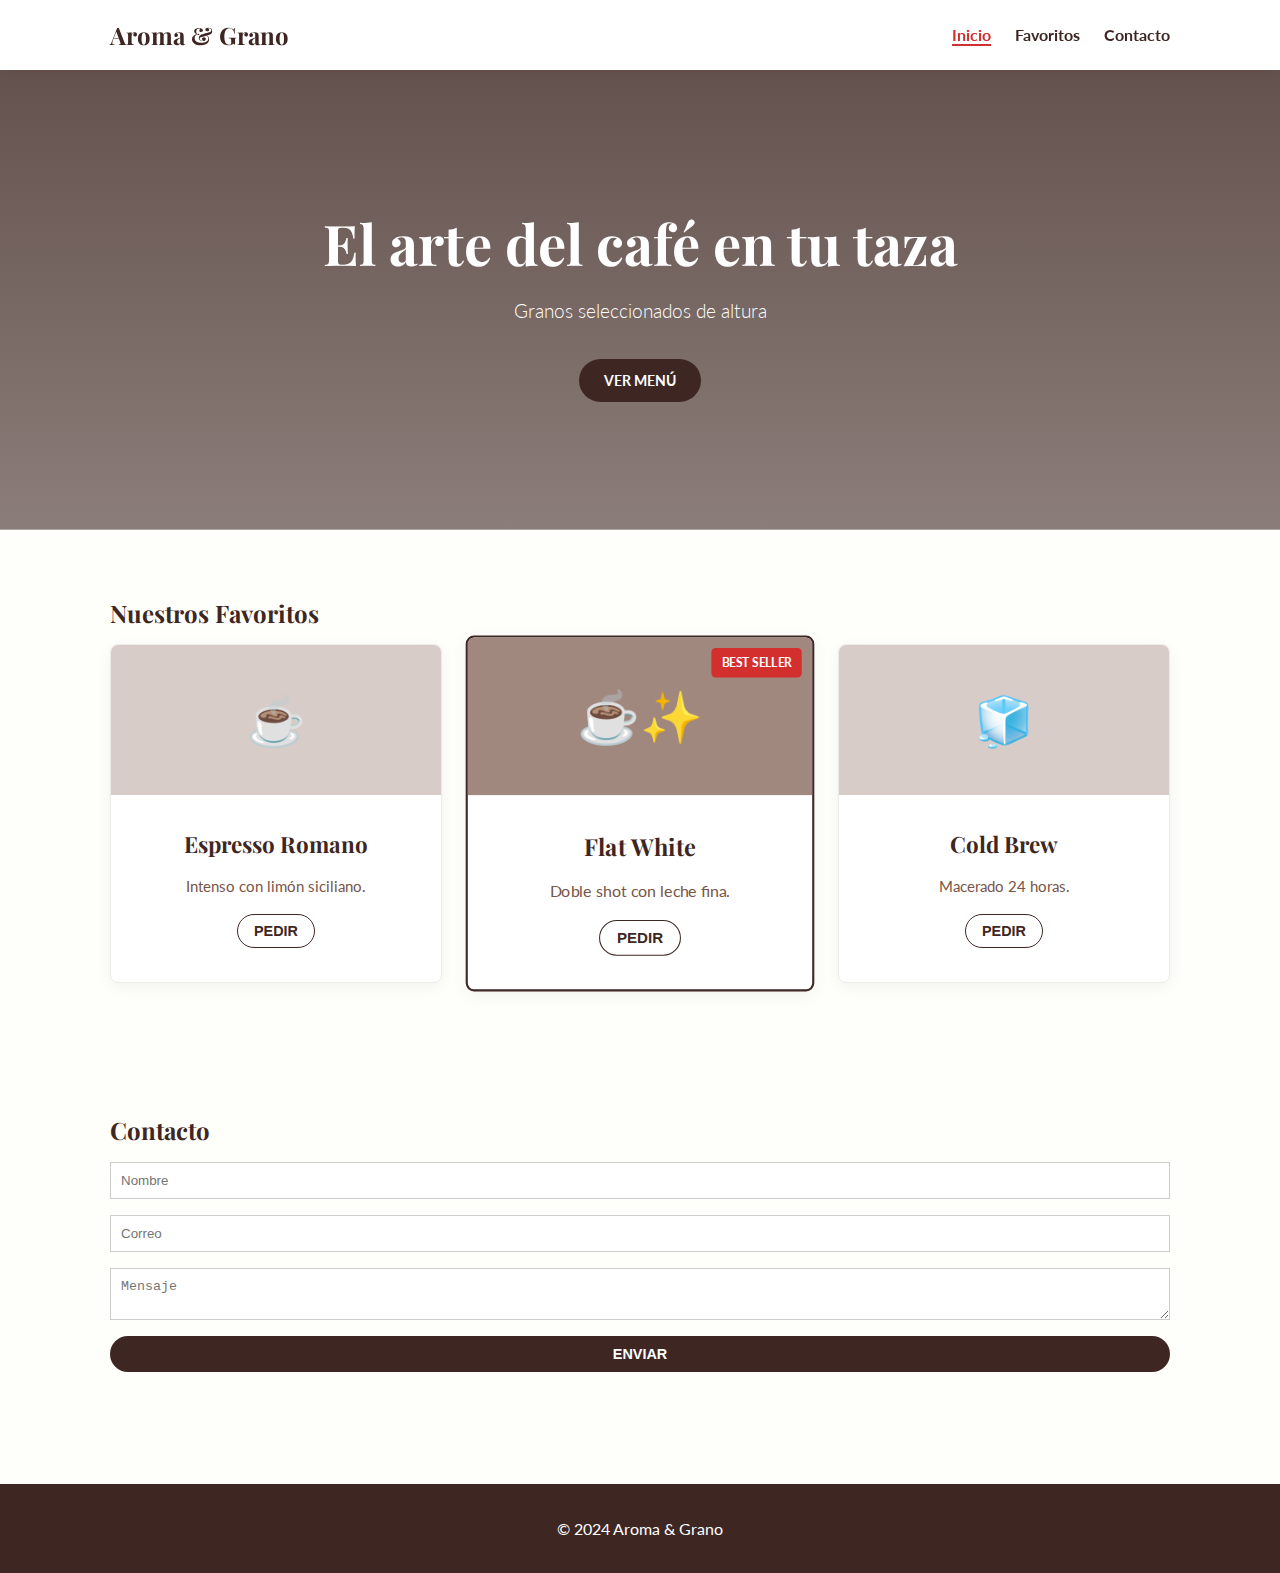
<file: M3C6/M3C6/index.html>
<!DOCTYPE html>
<html lang="es">
<head>
    <meta charset="UTF-8">
    <meta name="viewport" content="width=device-width, initial-scale=1.0">
    <title>Aroma & Grano | Café de Especialidad</title>

    <link href="https://fonts.googleapis.com/css2?family=Lato:wght@400;700&family=Playfair+Display:wght@700&display=swap" rel="stylesheet">
    <link rel="stylesheet" href="styles.css">
</head>
<body>

<header class="l-header">
    <div class="l-container l-flex-between">
        <div class="brand">Aroma & Grano</div>
        <nav>
            <a href="#inicio" class="nav-link is-active">Inicio</a>
            <a href="#favoritos" class="nav-link">Favoritos</a>
            <a href="#contacto" class="nav-link">Contacto</a>
        </nav>
    </div>
</header>

<!-- HERO -->
<section id="inicio" class="hero">
    <div class="l-container">
        <h1 class="hero-title">El arte del café en tu taza</h1>
        <p class="hero-subtitle">Granos seleccionados de altura</p>
        <a href="#" class="btn btn-primary">Ver Menú</a>
    </div>
</section>

<!-- FAVORITOS -->
<section id="favoritos" class="l-section">
    <div class="l-container">
        <h2 class="section-title">Nuestros Favoritos</h2>

        <div class="l-grid-3">

            <article class="card">
                <div class="card-image" style="background-color:#d7ccc8;">☕</div>
                <div class="card-content">
                    <h3 class="card-title">Espresso Romano</h3>
                    <p class="card-desc">Intenso con limón siciliano.</p>
                    <button class="btn btn-small">Pedir</button>
                </div>
            </article>

            <article class="card is-highlighted">
                <div class="card-badge">Best Seller</div>
                <div class="card-image" style="background-color:#a1887f;">☕✨</div>
                <div class="card-content">
                    <h3 class="card-title">Flat White</h3>
                    <p class="card-desc">Doble shot con leche fina.</p>
                    <button class="btn btn-small">Pedir</button>
                </div>
            </article>

            <article class="card">
                <div class="card-image" style="background-color:#d7ccc8;">🧊</div>
                <div class="card-content">
                    <h3 class="card-title">Cold Brew</h3>
                    <p class="card-desc">Macerado 24 horas.</p>
                    <button class="btn btn-small">Pedir</button>
                </div>
            </article>

        </div>
    </div>
</section>

<!-- CONTACTO -->
<section id="contacto" class="l-section">
    <div class="l-container">
        <h2>Contacto</h2>
        <form class="contact-form">
            <input type="text" placeholder="Nombre">
            <input type="email" placeholder="Correo">
            <textarea placeholder="Mensaje"></textarea>
            <button class="btn btn-primary">Enviar</button>
        </form>
    </div>
</section>

<footer class="l-footer">
    <div class="l-container">
        <p>&copy; 2024 Aroma & Grano</p>
    </div>
</footer>

<script src="script.js"></script>
</body>
</html>
</file>
<file: M3C6/M3C6/styles.css>
/* =========================================
   1. BASE
   Reglas por defecto. Selectores de etiqueta puros.
   ========================================= */
* {
    box-sizing: border-box;
    margin: 0;
    padding: 0;
}

body {
    font-family: 'Lato', sans-serif; /* Fuente cuerpo */
    color: #3e2723; /* Café oscuro */
    line-height: 1.6;
    background-color: #fefeFa; /* Blanco hueso */
}

h1, h2, h3 {
    font-family: 'Playfair Display', serif; /* Fuente títulos Gourmet */
    margin-bottom: 0.5em;
}

a {
    text-decoration: none;
    color: inherit;
}

ul {
    list-style: none;
}

img {
    max-width: 100%;
}

/* =========================================
   2. LAYOUT (Prefijo l-)
   Estructura mayor: Grillas, Contenedores, Header, Footer.
   ========================================= */

.l-container {
    max-width: 1100px;
    margin: 0 auto;
    padding: 0 20px;
}

.l-header {
    background-color: #fff;
    padding: 1rem 0;
    box-shadow: 0 2px 10px rgba(0,0,0,0.05);
    position: sticky;
    top: 0;
    z-index: 100;
}

.l-footer {
    background-color: #3e2723;
    color: #fff;
    text-align: center;
    padding: 2rem 0;
    margin-top: 3rem;
}

.l-section {
    padding: 4rem 0;
}

/* Utilidad de Layout para Flexbox */
.l-flex-between {
    display: flex;
    justify-content: space-between;
    align-items: center;
}

/* Utilidad de Layout para Grid */
.l-grid-3 {
    display: grid;
    grid-template-columns: repeat(auto-fit, minmax(280px, 1fr));
    gap: 2rem;
}

/* =========================================
   3. MODULE (Componentes Reutilizables)
   Botones, Tarjetas, Navs, Heros.
   ========================================= */

/* --- Módulo: Brand --- */
.brand {
    font-family: 'Playfair Display', serif;
    font-size: 1.5rem;
    font-weight: bold;
    color: #3e2723;
}

/* --- Módulo: Nav --- */
.nav-link {
    margin-left: 20px;
    font-weight: 700;
    transition: color 0.3s;
}

.nav-link:hover {
    color: #d32f2f; /* Rojo suave */
}

/* --- Módulo: Button --- */
.btn {
    display: inline-block;
    padding: 10px 25px;
    border-radius: 50px;
    cursor: pointer;
    transition: all 0.3s ease;
    border: none;
    font-weight: bold;
    text-transform: uppercase;
    font-size: 0.9rem;
}

/* Subclase de modulo (Variante) */
.btn-primary {
    background-color: #3e2723;
    color: #fff;
}

.btn-primary:hover {
    background-color: #5d4037;
}

.btn-small {
    padding: 8px 16px;
    background-color: transparent;
    border: 1px solid #3e2723;
    color: #3e2723;
    margin-top: 1rem;
}

.btn-small:hover {
    background-color: #3e2723;
    color: #fff;
}

/* --- Módulo: Hero --- */
.hero {
    background: linear-gradient(rgba(62, 39, 35, 0.8), rgba(62, 39, 35, 0.6)), 
                url('https://images.unsplash.com/photo-1497935586351-b67a49e012bf?ixlib=rb-1.2.1&auto=format&fit=crop&w=1351&q=80');
    background-size: cover;
    background-position: center;
    color: #fff;
    text-align: center;
    padding: 8rem 0;
}

.hero-title {
    font-size: 3.5rem;
    margin-bottom: 0.5rem;
}

.hero-subtitle {
    font-size: 1.2rem;
    margin-bottom: 2rem;
    font-weight: 300;
}

/* --- Módulo: Card --- */
.card {
    background: #fff;
    border-radius: 8px;
    overflow: hidden;
    box-shadow: 0 4px 15px rgba(0,0,0,0.05);
    transition: transform 0.3s;
    text-align: center;
    position: relative;
    border: 1px solid #efebe9;
}

.card:hover {
    transform: translateY(-5px);
}

.card-image {
    height: 150px;
    display: flex;
    align-items: center;
    justify-content: center;
    font-size: 3rem;
    color: #fff;
}

.card-content {
    padding: 2rem;
}

.card-title {
    font-size: 1.4rem;
    color: #3e2723;
}

.card-desc {
    color: #795548;
    font-size: 0.95rem;
}

/* Elemento interno del módulo */
.card-badge {
    position: absolute;
    top: 10px;
    right: 10px;
    background-color: #d32f2f;
    color: white;
    padding: 5px 10px;
    font-size: 0.7rem;
    border-radius: 4px;
    text-transform: uppercase;
    font-weight: bold;
}

/* =========================================
   4. STATE (Prefijo is-)
   Modificaciones de estado (Activo, oculto, error, etc.)
   ========================================= */

/* Estado activo para link de navegación */
.is-active {
    color: #d32f2f;
    border-bottom: 2px solid #d32f2f;
}

/* Estado destacado para una card */
.card.is-highlighted {
    border: 2px solid #3e2723;
    transform: scale(1.05);
}

/* =========================================
   4. STATE (Nuevos agregados para JS)
   ========================================= */

/* --- Estado: Header Scrolleado --- */
/* Cuando el header tiene esta clase, se vuelve un poco transparente y con sombra */
.l-header.is-scrolled {
    background-color: rgba(255, 255, 255, 0.95);
    box-shadow: 0 4px 12px rgba(62, 39, 35, 0.15);
    padding: 0.5rem 0; /* Se hace más compacto */
    transition: all 0.3s ease;
}

/* --- Estado: Botón Agregado --- */
/* Feedback verde cuando el usuario compra */
.btn-small.is-added {
    background-color: #2e7d32; /* Verde éxito */
    color: #fff;
    border-color: #2e7d32;
    cursor: default;
    transform: scale(1.05); /* Un pequeño "pop" */
}

/* =========================================
   5. THEME (Opcional)
   En este ejemplo, los colores ya están en módulos, 
   pero aquí irían overrides si tuviéramos un "Modo Oscuro"
   ========================================= */
/* ===============================
   SLIDER SIMPLE
================================ */
.slider-track {
    display: flex;
    gap: 1rem;
    overflow-x: auto;
}

.slider-track img {
    width: 300px;
    border-radius: 8px;
}

/* ===============================
   FORMULARIO
================================ */
.contact-form {
    display: flex;
    flex-direction: column;
    gap: 1rem;
}

.contact-form input,
.contact-form textarea {
    padding: 10px;
    border: 1px solid #ccc;
}
</file>
